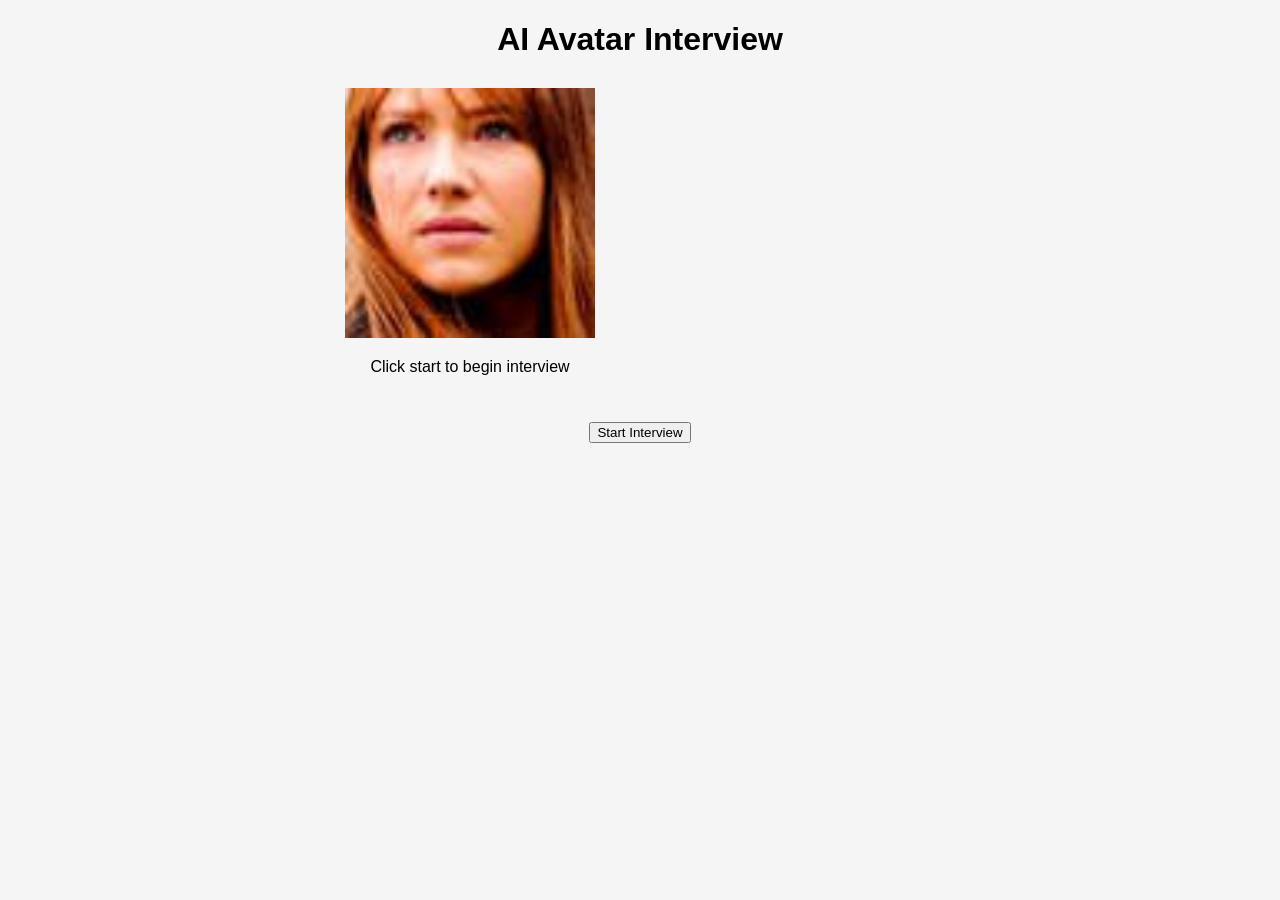
<file: ai-avatar-interview-test/index.html>
<!DOCTYPE html>
<html>
<head>
    <title>AI Avatar Interview Test</title>
    <link rel="stylesheet" href="style.css">
</head>
<body>

    <h1>AI Avatar Interview</h1>

    <div class="container">

        <!-- AI Avatar Section -->
        <div class="avatar-section">
            <img id="avatar" src="undefined - Imgur.jpg" />
            <p id="ai-text">Click start to begin interview</p>
        </div>

        <!-- Candidate Video -->
        <div class="video-section">
            <video id="candidateVideo" autoplay></video>
        </div>

    </div>

    <button onclick="startInterview()">Start Interview</button>

    <script src="script.js"></script>
</body>
</html>
</file>
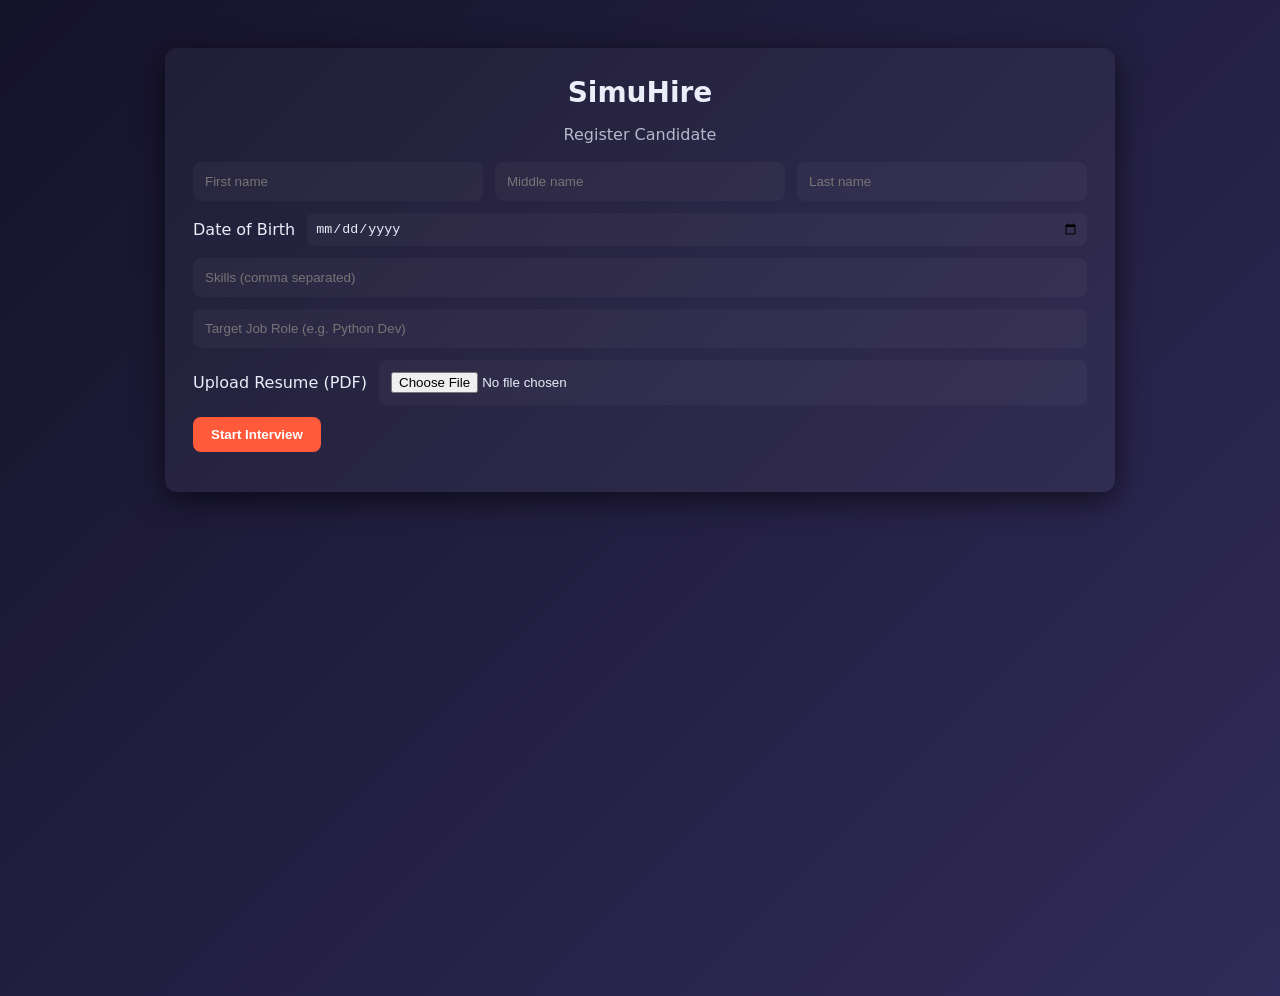
<file: templates/index.html>
<!-- templates/index.html -->
<!doctype html>
<html>
<head>
  <meta charset="utf-8" />
  <title>SimuHire — Interview</title>
  <link rel="stylesheet" href="/static/css/style.css">
</head>
<body>
  <div class="wrap">
    <div class="card form-card" id="registration">
      <h1>SimuHire</h1>
      <p>Register Candidate</p>
      <form id="candidateForm" enctype="multipart/form-data">
        <div class="row">
          <input name="first_name" placeholder="First name" required />
          <input name="middle_name" placeholder="Middle name" />
          <input name="last_name" placeholder="Last name" required />
        </div>
        <div class="row">
          <label>Date of Birth</label>
          <input type="date" name="dob" required />
        </div>
        <div class="row">
          <input name="skills" placeholder="Skills (comma separated)" required />
        </div>
        <div class="row">
          <input name="job_role" placeholder="Target Job Role (e.g. Python Dev)" required />
        </div>
        <div class="row">
          <label>Upload Resume (PDF)</label>
          <input name="resume" type="file" accept="application/pdf" required />
        </div>
        <div class="row">
          <button type="submit" class="btn">Start Interview</button>
        </div>
      </form>
    </div>

    <div class="card quiz-card" id="quiz" style="display:none;">
      <h2>Interview Questions</h2>
      <div id="questionsContainer"></div>
      <div style="text-align:center; margin-top:1rem;">
        <button id="submitAnswersBtn" class="btn">Submit Answers</button>
      </div>
      <div id="result" style="margin-top:1rem;"></div>
    </div>
  </div>

  <script src="/static/js/main.js"></script>
</body>
</html>
</file>
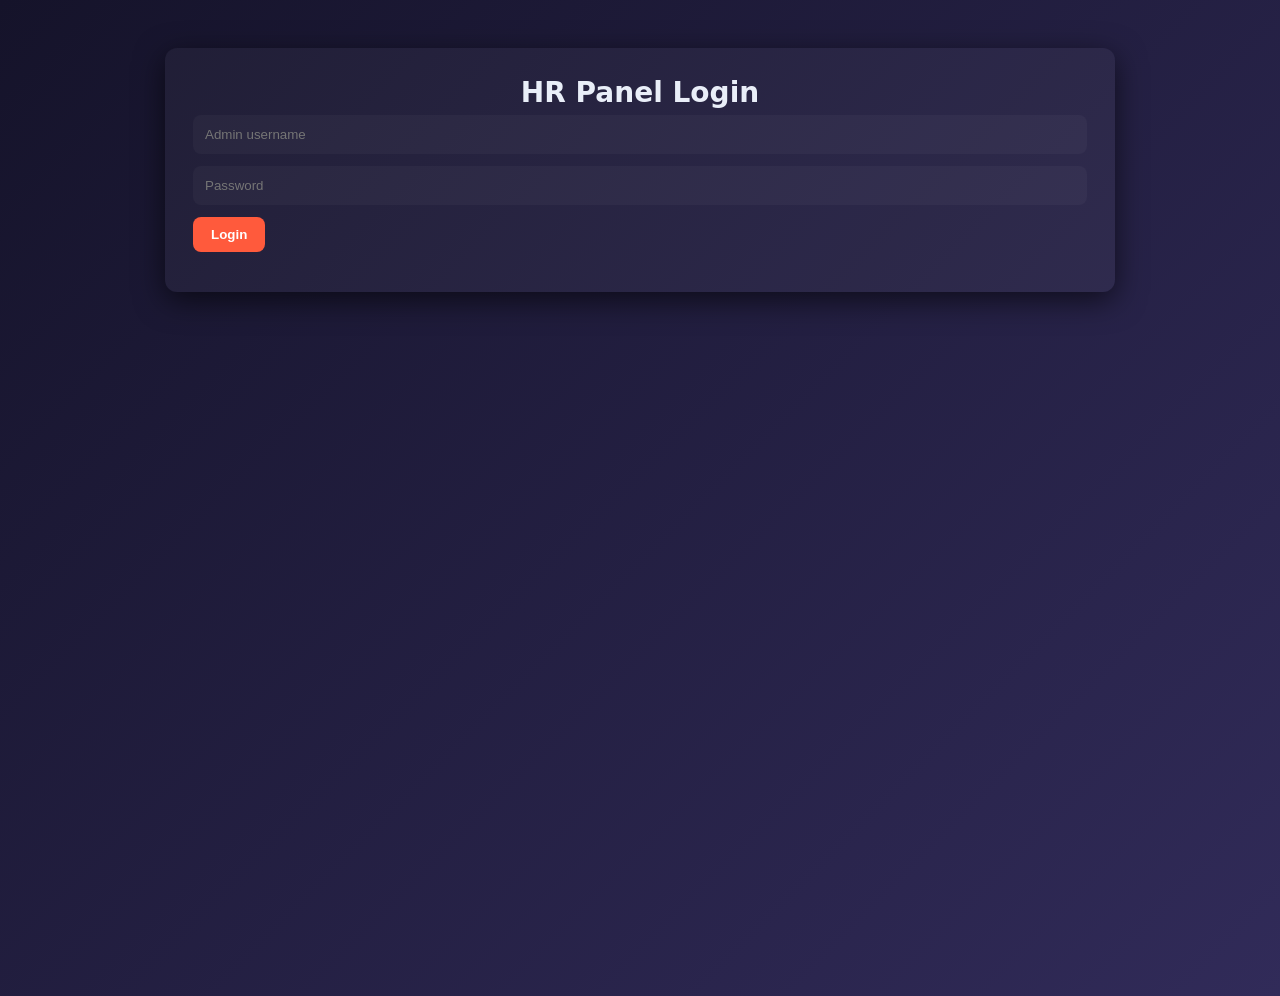
<file: templates/admin_login.html>
<!-- templates/admin_login.html -->
<!doctype html>
<html>

<head>
  <meta charset="utf-8" />
  <title>HR Login — SimuHire</title>
  <link rel="stylesheet" href="/static/css/style.css">
</head>

<body>
  <div class="wrap">
    <div class="card form-card">
      <h1>HR Panel Login</h1>
      <form method="post" action="/admin/login">
        <div class="row"><input name="username" placeholder="Admin username" required /></div>
        <div class="row"><input name="password" placeholder="Password" type="password" required /></div>
        <div class="row"><button class="btn" type="submit">Login</button></div>
      </form>
    </div>
  </div>
</body>

</html>
</file>
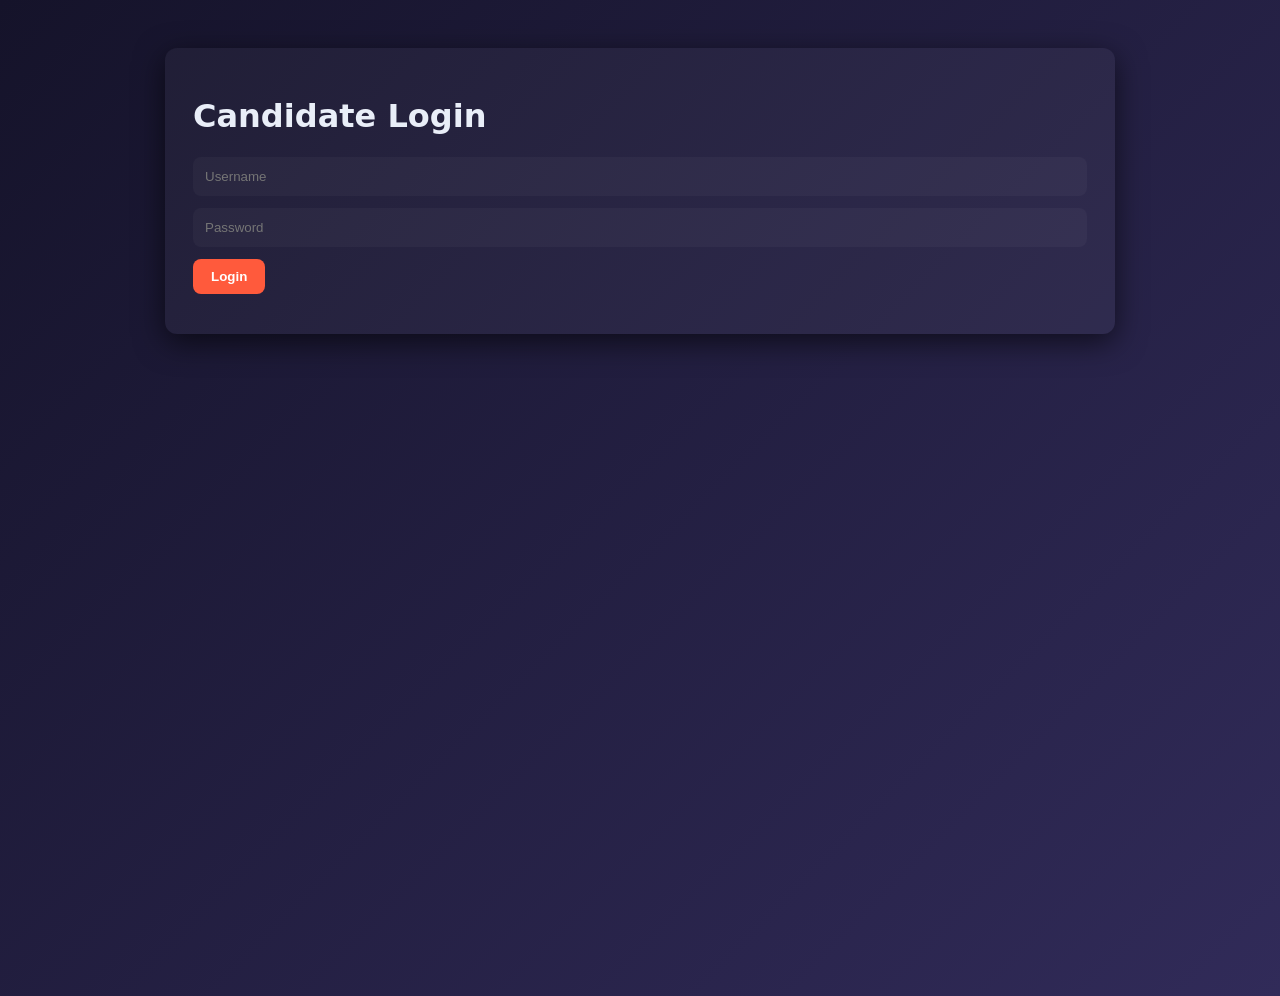
<file: templates/candidate_login.html>
<!-- templates/candidate_login.html -->
<!doctype html>
<html>

<head>
  <meta charset="utf-8" />
  <title>Candidate Login — SimuHire</title>
  <link rel="stylesheet" href="/static/css/style.css">
</head>

<body>
  <div class="wrap">
    <div class="card">
      <h1>Candidate Login</h1>
      <form method="post" action="/candidate/login">
        <div class="row"><input name="username" placeholder="Username" required /></div>
        <div class="row"><input name="password" placeholder="Password" type="password" required /></div>
        <div class="row"><button class="btn" type="submit">Login</button></div>
      </form>
    </div>
  </div>
</body>

</html>
</file>
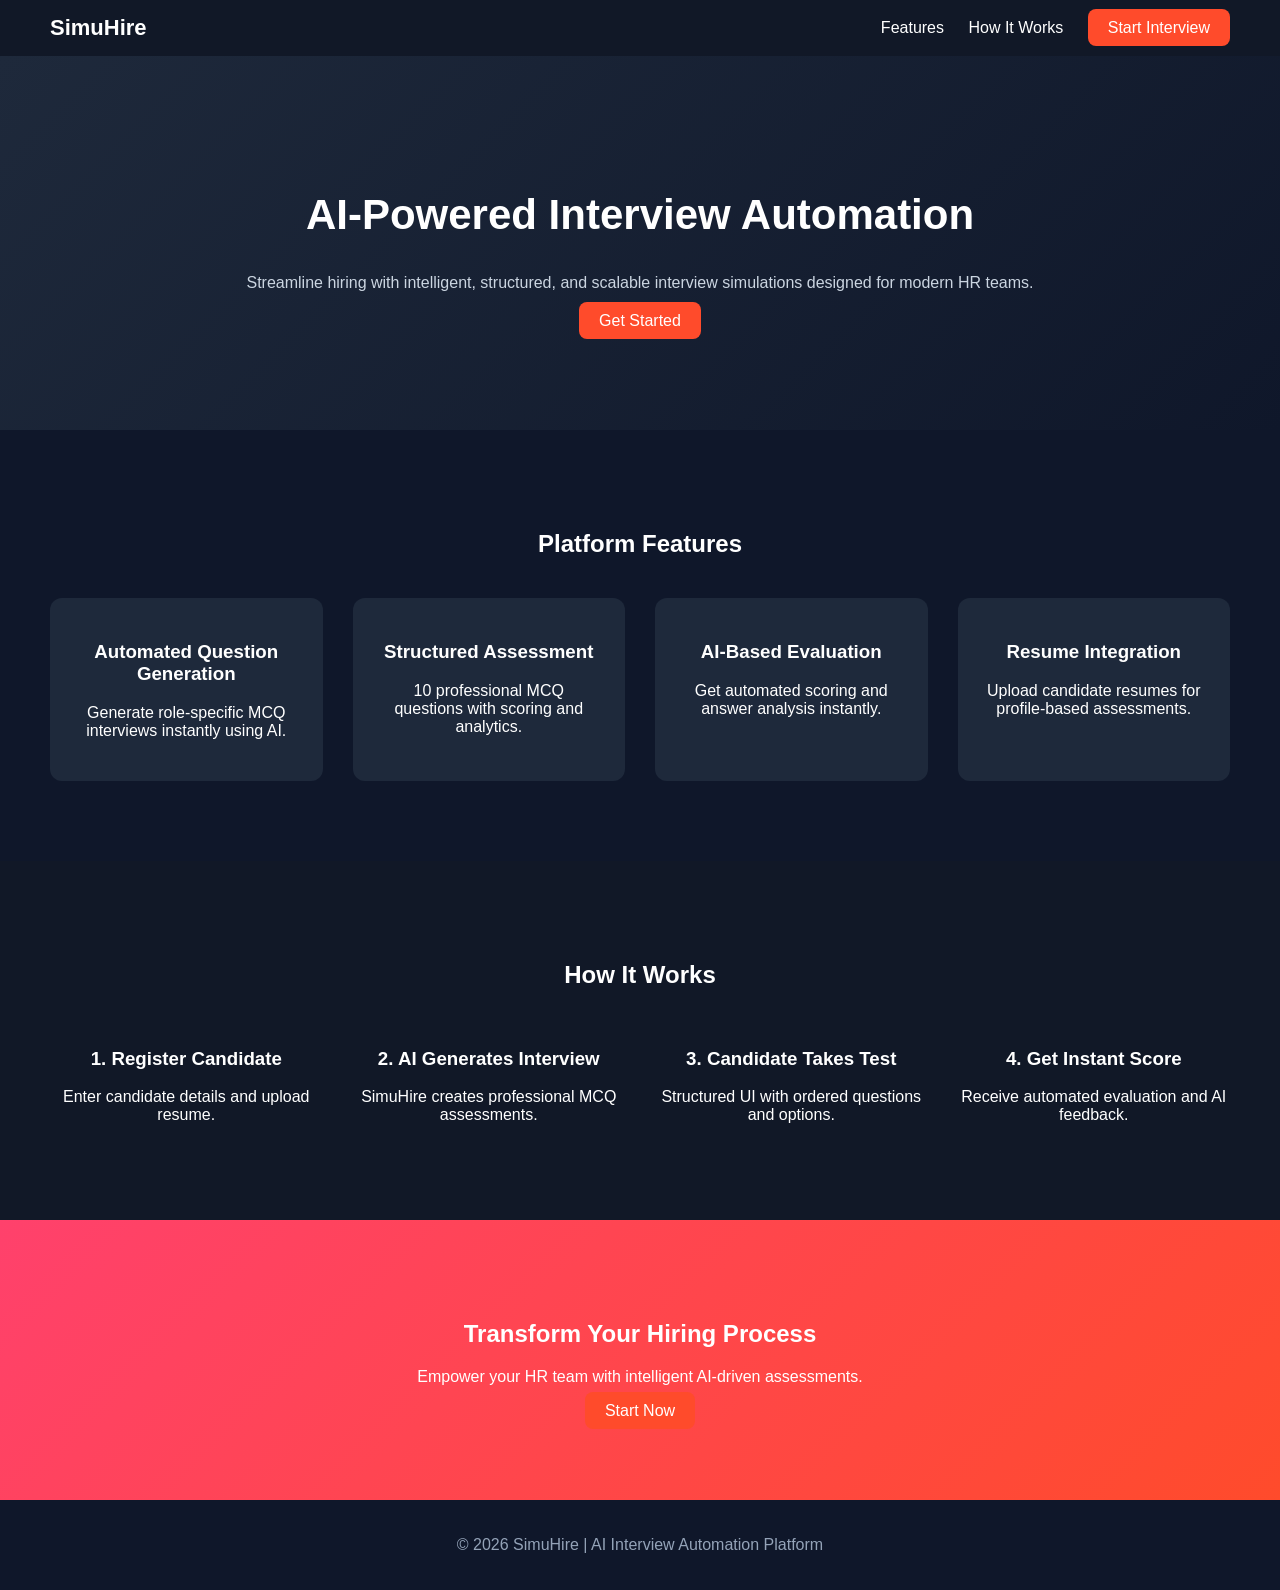
<file: templates/landing.html>
<!DOCTYPE html>
<html>

<head>
    <title>SimuHire | AI Interview Platform</title>
    <link rel="stylesheet" href="/static/css/landing.css">
</head>

<body>

    <header>
        <nav>
            <div class="logo">SimuHire</div>
            <div class="nav-links">
                <a href="#features">Features</a>
                <a href="#how">How It Works</a>
                <a href="/register" class="btn-primary">Start Interview</a>
            </div>
        </nav>
    </header>

    <section class="hero">
        <div class="hero-content">
            <h1>AI-Powered Interview Automation</h1>
            <p>Streamline hiring with intelligent, structured, and scalable interview simulations designed for modern HR
                teams.</p>
            <a href="/register" class="btn-primary">Get Started</a>
        </div>
    </section>

    <section id="features" class="features">
        <h2>Platform Features</h2>

        <div class="feature-grid">
            <div class="card">
                <h3>Automated Question Generation</h3>
                <p>Generate role-specific MCQ interviews instantly using AI.</p>
            </div>

            <div class="card">
                <h3>Structured Assessment</h3>
                <p>10 professional MCQ questions with scoring and analytics.</p>
            </div>

            <div class="card">
                <h3>AI-Based Evaluation</h3>
                <p>Get automated scoring and answer analysis instantly.</p>
            </div>

            <div class="card">
                <h3>Resume Integration</h3>
                <p>Upload candidate resumes for profile-based assessments.</p>
            </div>
        </div>
    </section>

    <section id="how" class="how">
        <h2>How It Works</h2>

        <div class="steps">
            <div>
                <h3>1. Register Candidate</h3>
                <p>Enter candidate details and upload resume.</p>
            </div>

            <div>
                <h3>2. AI Generates Interview</h3>
                <p>SimuHire creates professional MCQ assessments.</p>
            </div>

            <div>
                <h3>3. Candidate Takes Test</h3>
                <p>Structured UI with ordered questions and options.</p>
            </div>

            <div>
                <h3>4. Get Instant Score</h3>
                <p>Receive automated evaluation and AI feedback.</p>
            </div>
        </div>
    </section>

    <section class="cta">
        <h2>Transform Your Hiring Process</h2>
        <p>Empower your HR team with intelligent AI-driven assessments.</p>
        <a href="/register" class="btn-primary">Start Now</a>
    </section>

    <footer>
        <p>© 2026 SimuHire | AI Interview Automation Platform</p>
    </footer>

</body>

</html>
</file>
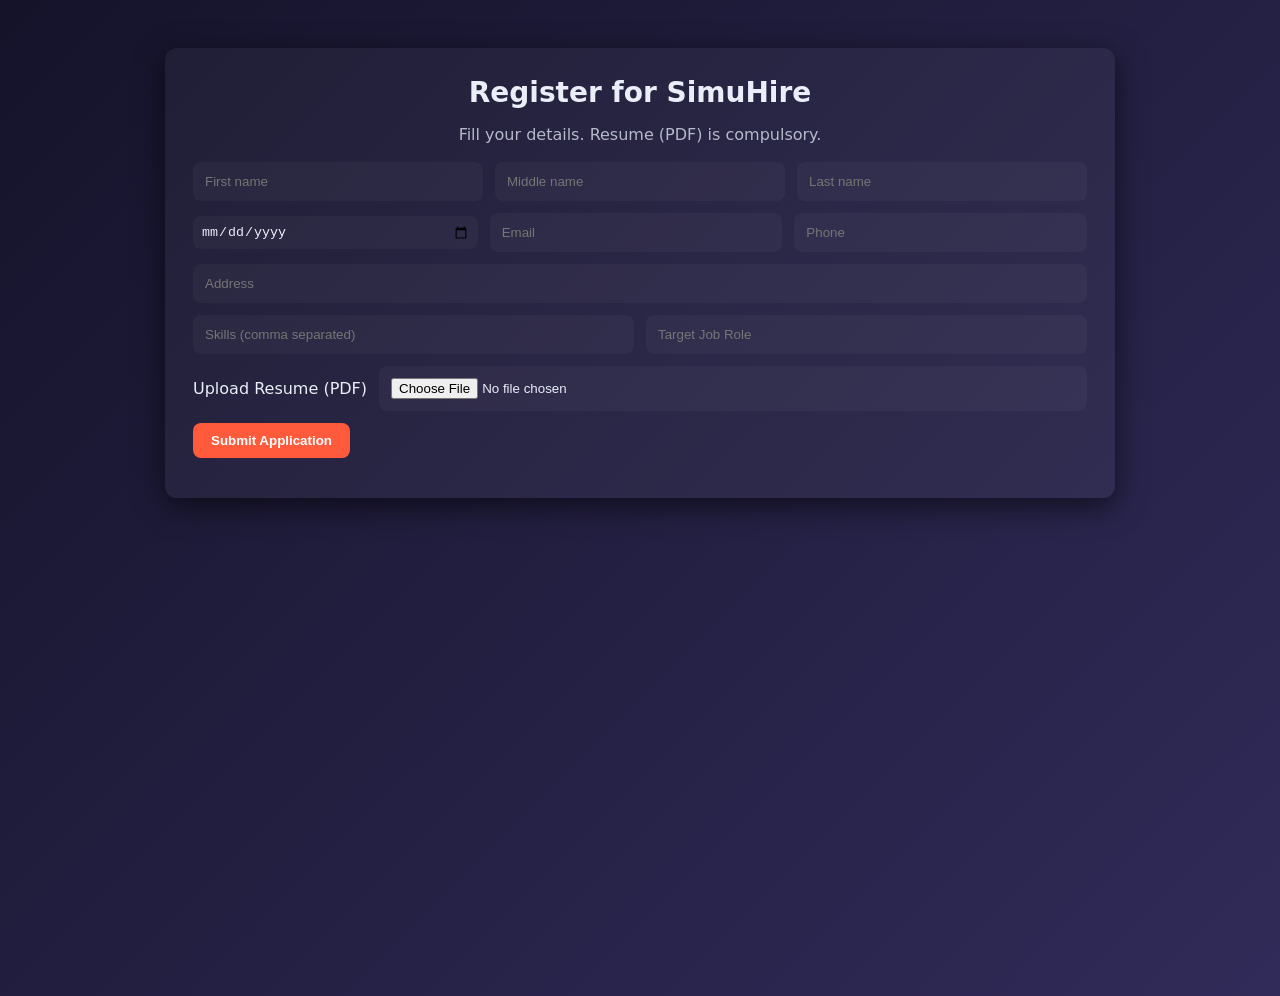
<file: templates/register.html>
<!-- templates/register.html -->
<!doctype html>
<html>

<head>
  <meta charset="utf-8" />
  <title>Apply — SimuHire</title>
  <link rel="stylesheet" href="/static/css/style.css">
</head>

<body>
  <div class="wrap">
    <div class="card form-card">
      <h1>Register for SimuHire</h1>
      <p>Fill your details. Resume (PDF) is compulsory.</p>
      <form id="applyForm" enctype="multipart/form-data" method="post" action="/apply">
        <div class="row">
          <input name="first_name" placeholder="First name" required />
          <input name="middle_name" placeholder="Middle name" />
          <input name="last_name" placeholder="Last name" required />
        </div>
        <div class="row">
          <input type="date" name="dob" required />
          <input name="email" placeholder="Email" type="email" required />
          <input name="phone" placeholder="Phone" required />
        </div>
        <div class="row">
          <input name="address" placeholder="Address" required />
        </div>
        <div class="row">
          <input name="skills" placeholder="Skills (comma separated)" required />
          <input name="job_role" placeholder="Target Job Role" required />
        </div>
        <div class="row">
          <label>Upload Resume (PDF)</label>
          <input name="resume" type="file" accept="application/pdf" required />
        </div>
        <div class="row">
          <button type="submit" class="btn">Submit Application</button>
        </div>
      </form>
      <div id="applyResult"></div>
    </div>
  </div>

  <script>
    document.getElementById("applyForm").addEventListener("submit", async (e) => {
      e.preventDefault();
      const fd = new FormData(e.target);
      const btn = e.target.querySelector(".btn");
      btn.disabled = true; btn.textContent = "Submitting...";

      const res = await fetch("/apply", { method: "POST", body: fd });
      const data = await res.json();
      if (res.ok) {
        document.getElementById("applyResult").innerText = "Application submitted successfully. Candidate ID: " + data.candidate_id;
        e.target.reset();
      } else {
        document.getElementById("applyResult").innerText = "Error: " + (data.error || JSON.stringify(data));
      }
      btn.disabled = false; btn.textContent = "Submit Application";
    });
  </script>
</body>

</html>
</file>
<file: ai-avatar-interview-test/style.css>
body {
    text-align: center;
    font-family: Arial;
    background: #f5f5f5;
}

.container {
    display: flex;
    justify-content: center;
    gap: 40px;
    margin: 30px;
}

.avatar-section img {
    width: 250px;
}

video {
    width: 300px;
    border-radius: 10px;
}
</file>
<file: static/css/style.css>
/* static/css/style.css */
:root {
  --bg1: #15132a;
  --bg2: #312b59;
  --card: rgba(255, 255, 255, 0.04);
  --accent: #ff5a3c;
}

body {
  margin: 0;
  font-family: Inter, system-ui, Arial;
  background: linear-gradient(135deg, var(--bg1), var(--bg2));
  color: #e9eef8;
  min-height: 100vh;
  display: flex;
  justify-content: center;
  align-items: flex-start;
  padding: 48px;
}

.wrap {
  width: 950px;
  max-width: 95%;
}

.card {
  background: var(--card);
  padding: 28px;
  border-radius: 12px;
  box-shadow: 0 8px 30px rgba(0, 0, 0, 0.6);
  margin-bottom: 20px;
}

.form-card {
  text-align: left;
}

.form-card h1 {
  margin: 0 0 6px 0;
  font-size: 28px;
  text-align: center;
}

.form-card p {
  color: #b4bac9;
  text-align: center;
  margin-bottom: 18px;
}

.row {
  display: flex;
  gap: 12px;
  margin-bottom: 12px;
  align-items: center;
}

.row input[type="date"] {
  padding: 8px;
  border-radius: 8px;
  border: none;
  background: rgba(255, 255, 255, 0.03);
  color: inherit;
}

.row input[type="file"] {
  color: inherit;
}

.row input,
.row textarea {
  flex: 1;
  padding: 12px;
  border-radius: 8px;
  border: none;
  background: rgba(255, 255, 255, 0.03);
  color: inherit;
}

.btn {
  background: var(--accent);
  color: white;
  border: none;
  padding: 10px 18px;
  border-radius: 8px;
  cursor: pointer;
  font-weight: 600;
}

.quiz-card h2 {
  margin-top: 0;
  text-align: center;
}

.question-box {
  padding: 12px;
  border-radius: 10px;
  margin-bottom: 10px;
  background: rgba(255, 255, 255, 0.02);
}

.q-number {
  font-weight: 700;
  margin-bottom: 6px;
}

.q-text {
  margin-bottom: 8px;
  font-size: 15px;
}

.option-label {
  display: block;
  padding: 8px;
  margin: 6px 0;
  cursor: pointer;
  border-radius: 8px;
  background: rgba(255, 255, 255, 0.02);
}

.option-label input {
  margin-right: 10px;
  transform: translateY(2px);
}

.q-summary {
  font-weight: 600;
  margin-bottom: 6px;
}

.error {
  color: #ffb3b3;
}

pre {
  white-space: pre-wrap;
  word-break: break-word;
  color: #dbe7ff;
  background: rgba(0, 0, 0, 0.2);
  padding: 8px;
  border-radius: 6px;
}
</file>
<file: static/css/landing.css>
body {
    margin: 0;
    font-family: 'Segoe UI', sans-serif;
    background: #0f172a;
    color: white;
}

header {
    background: #111827;
    padding: 15px 50px;
}

nav {
    display: flex;
    justify-content: space-between;
    align-items: center;
}

.logo {
    font-size: 22px;
    font-weight: bold;
}

.nav-links a {
    margin-left: 20px;
    text-decoration: none;
    color: white;
}

.btn-primary {
    background: #ff4b2b;
    padding: 10px 20px;
    border-radius: 8px;
    text-decoration: none;
    color: white;
}

.hero {
    text-align: center;
    padding: 100px 20px;
    background: linear-gradient(135deg, #1e293b, #0f172a);
}

.hero h1 {
    font-size: 42px;
}

.hero p {
    margin: 20px 0;
    color: #cbd5e1;
}

.features {
    padding: 80px 50px;
    text-align: center;
}

.feature-grid {
    display: grid;
    grid-template-columns: repeat(auto-fit, minmax(250px, 1fr));
    gap: 30px;
    margin-top: 40px;
}

.card {
    background: #1e293b;
    padding: 25px;
    border-radius: 12px;
}

.how {
    padding: 80px 50px;
    background: #111827;
    text-align: center;
}

.steps {
    display: grid;
    grid-template-columns: repeat(auto-fit, minmax(220px, 1fr));
    gap: 30px;
    margin-top: 40px;
}

.cta {
    text-align: center;
    padding: 80px 20px;
    background: linear-gradient(135deg, #ff416c, #ff4b2b);
}

footer {
    text-align: center;
    padding: 20px;
    background: #0f172a;
    color: #94a3b8;
}
</file>
